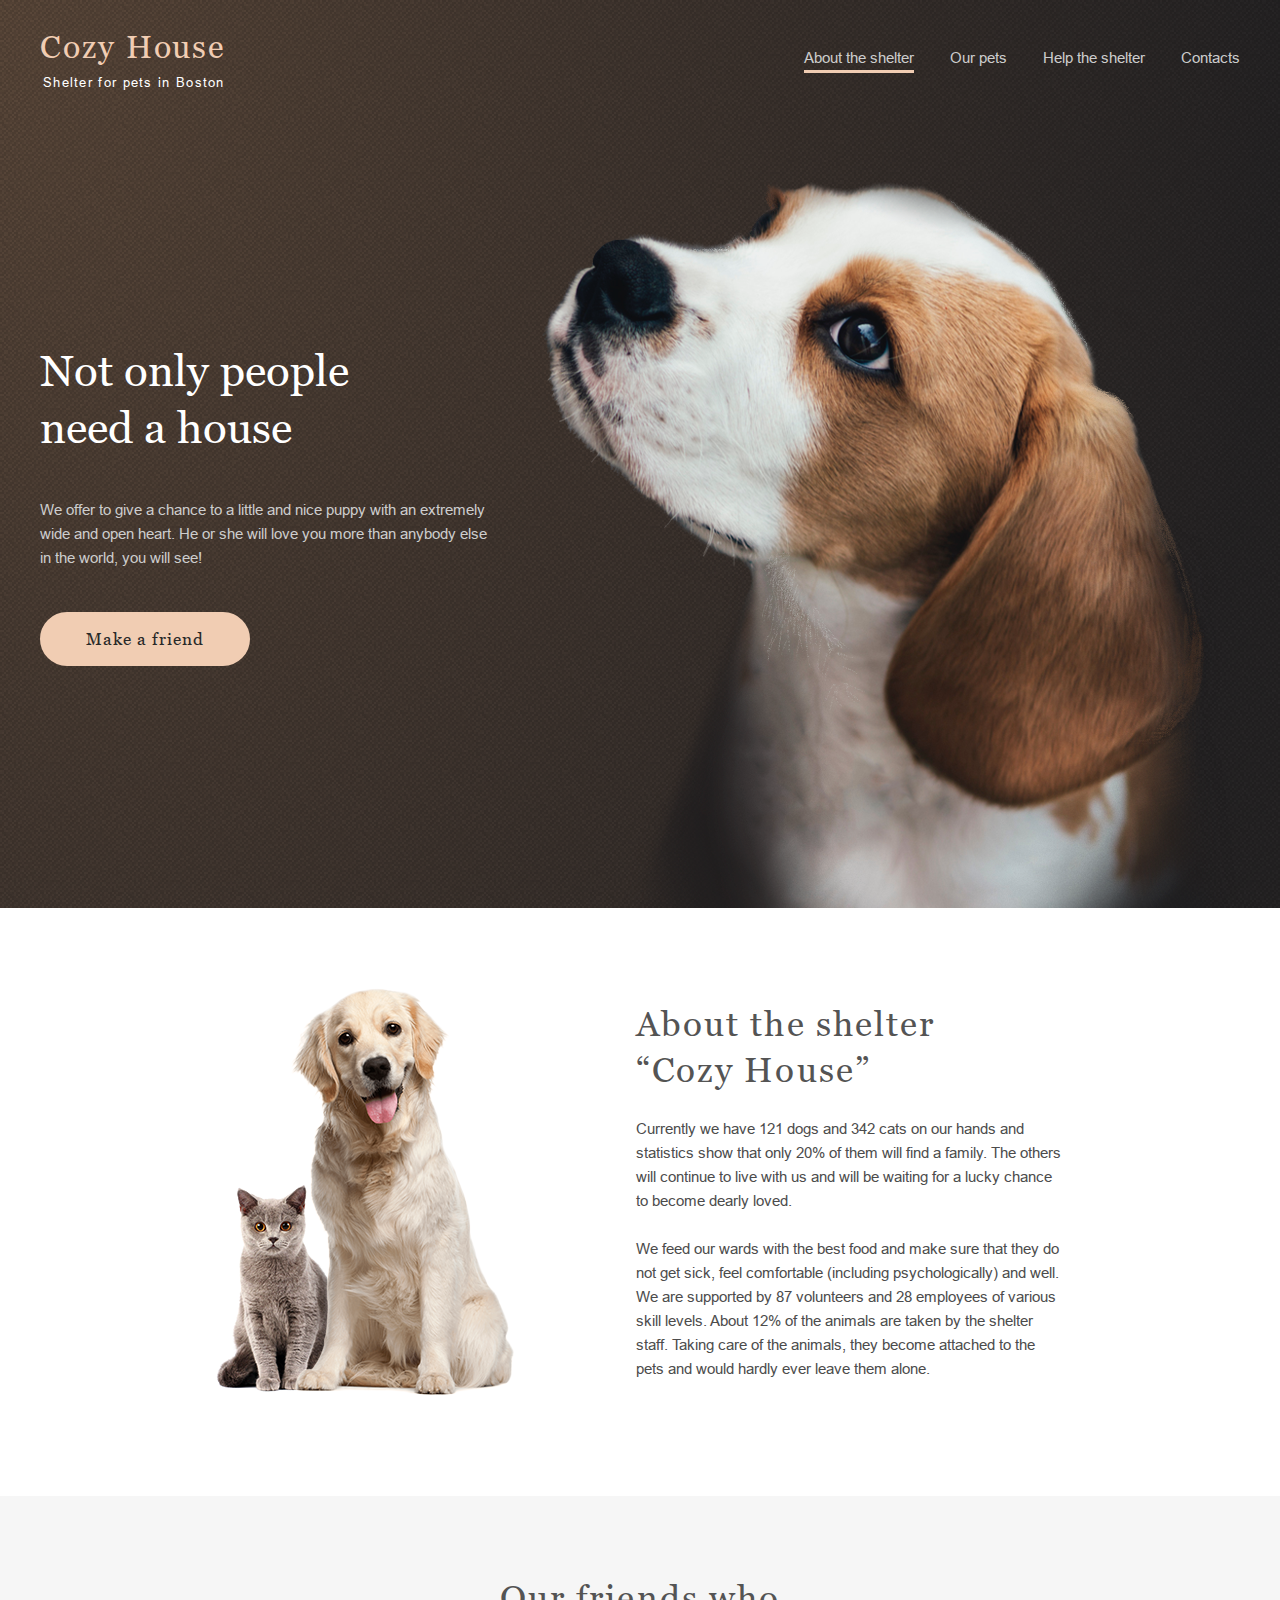
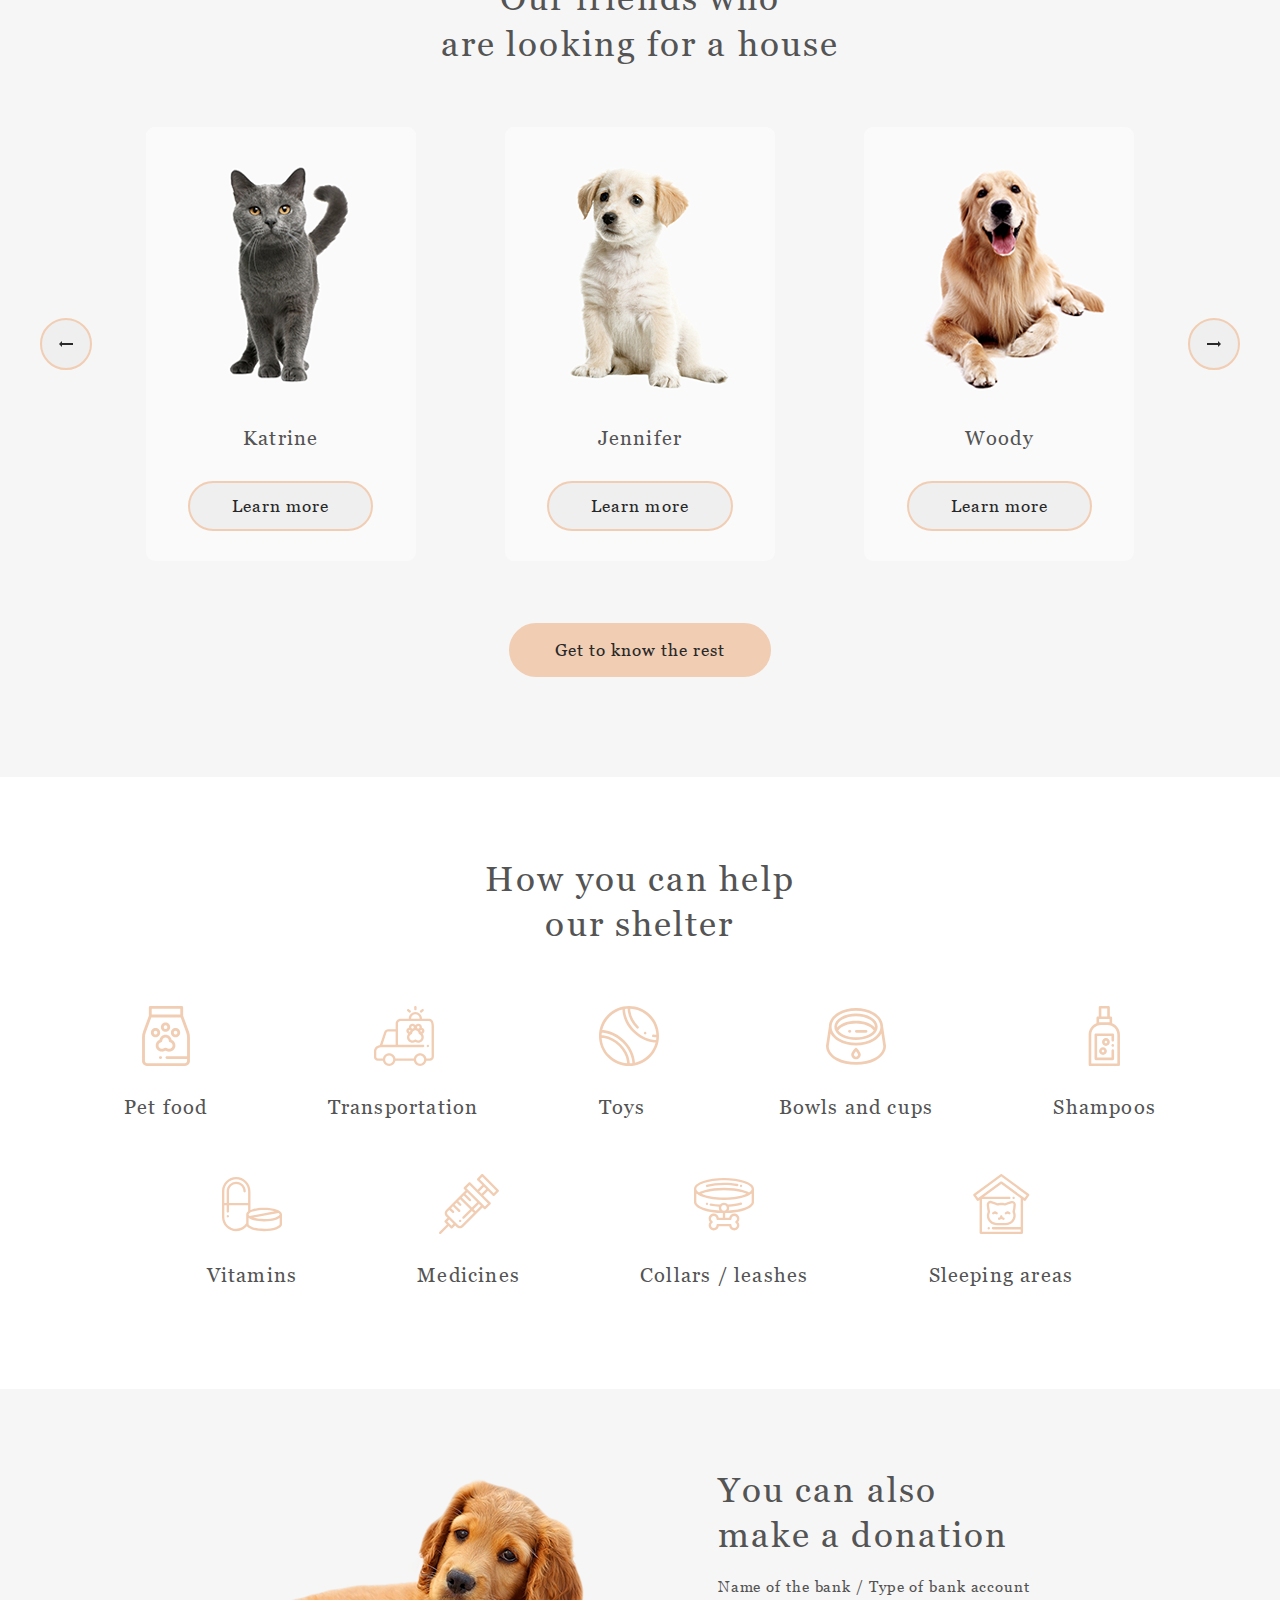
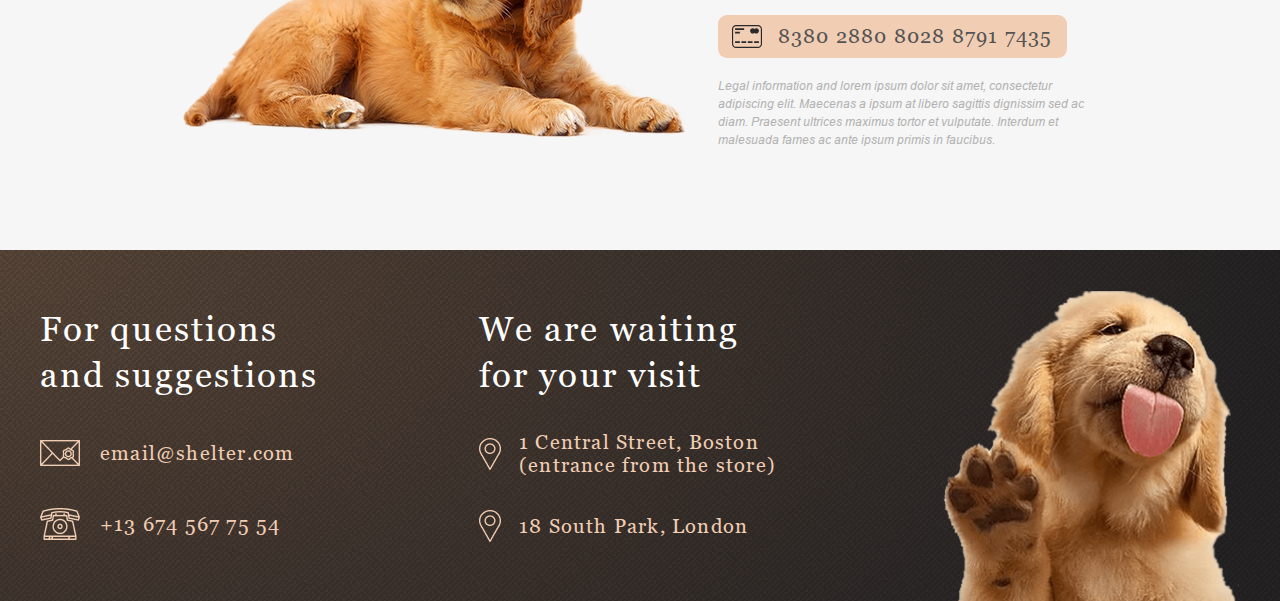
<file: shelter/pages/main/index.html>
<!DOCTYPE html>
<html lang="en">

<head>
  <meta charset="UTF-8">
  <meta http-equiv="X-UA-Compatible" content="IE=edge">
  <meta name="viewport" content="width=device-width, initial-scale=1.0">
  <title>main</title>
  <link rel="icon" href="../../assets/icons/cat-icon.png">
  <link rel="stylesheet" href="style.css">
</head>

<body>
  <div class="blackout"></div>
  <header class="header">
    <div class="wrapper header__wrapper">
      <div class="header__logo">
        <a href="#" onclick="return false;">
          <div class="title">Cozy House</div>
          <div class="subtitle">Shelter for pets in Boston</div>
        </a>
      </div>
      <nav class="header__nav">
        <ul class="nav__list">
          <li inert class="nav__item nav__active"><a href="#">About the shelter</a></li>
          <li class="nav__item"><a href="../pets/index.html">Our pets</a></li>
          <li class="nav__item"><a href="#help-help">Help the shelter</a></li>
          <li class="nav__item"><a href="#contact-contact">Contacts</a></li>
        </ul>
        <span class="header__hamburger hamburger">
          <span class="hamburger__line"></span>
        </span>
      </nav>
    </div>
  </header>

  <section class="not-only">
    <div class="wrapper not-only__wrapper">
      <div class="not-only__content">
        <h1>Not only people need a house</h1>
        <p class="not-only__text">We offer to give a chance to a little and nice puppy with an extremely wide and open
          heart. He or she will love you more
          than anybody else in the world, you will see!</p>
        <button type="submit" class="not-only__button" onclick="document.location='#friends'">Make a friend</button>
      </div>

      <div class="not-only__image">
        <img src="../../assets/images/main/not-only.png" alt="sad dog">
      </div>
    </div>
  </section>

  <section class="about">
    <div class="wrapper about__wrapper">
      <div class="about__image">
        <img src="../../assets/images/main/about-pets.png" alt="About the shelter “Cozy House”">
      </div>
      <div class="about__content">
        <div class="about__title">
          <h2>About the shelter “Cozy House”</h2>
        </div>
        <p class="about__text">Currently we have 121 dogs and 342 cats on our hands and statistics show that only 20% of
          them will find a family. The
          others will continue to live with us and will be waiting for a lucky chance to become dearly loved.</p>
        <p class="about__text">We feed our wards with the best food and make sure that they do not get sick, feel
          comfortable (including
          psychologically) and well. We are supported by 87 volunteers and 28 employees of various skill levels. About
          12% of the
          animals are taken by the shelter staff. Taking care of the animals, they become attached to the pets and would
          hardly
          ever leave them alone.</p>
      </div>
    </div>
  </section>

  <section class="our-friends" id="friends">
    <div class="wrapper our-friends__wrapper">
      <div class="our-friends__title">
        <h2>Our friends who <br> are looking for a house</h2>
      </div>

      <div class="our-friends__row">

        <button type="submit" class="button__arrow button__arrow-left">
          <img src="../../assets/icons/button__arrow_01.png" alt="button_arrow">
        </button>

        <div class="our-friends__carousel">

          <div class="our-friends__card">
            <div class="our-friends__image">
              <img src="../../assets/images/main/pets-katrine.png" alt="pets-katrine">
            </div>
            <div class="our-friends__name">Katrine</div>
            <button class="button__learn-more button">Learn more</button>
          </div>

          <div class="our-friends__card jennifer">
            <div class="our-friends__image">
              <img src="../../assets/images/main/pets-jennifer.png" alt="pets-jennifer">
            </div>
            <div class="our-friends__name">Jennifer</div>
            <button class="button__learn-more button">Learn more</button>
          </div>

          <div class="our-friends__card woody">
            <div class="our-friends__image">
              <img src="../../assets/images/main/pets-woody.png" alt="pets-woody">
            </div>
            <div class="our-friends__name">Woody</div>
            <button class="button__learn-more button">Learn more</button>
          </div>

        </div>

        <button type="submit" class="button__arrow button__arrow-right">
          <img src="../../assets/icons/button__arrow_02.png" alt="button_arrow">
        </button>

      </div>

      <button class="button__get-rest" onclick="document.location='../pets/index.html'">Get to know the rest</button>

    </div>
  </section>

  <section class="help" id="help-help">
    <div class="wrapper help__wrapper">
      <div class="help__title">
        <h2>How you can help our shelter</h2>
      </div>
      <div class="help__container">

        <div class="help__item">
          <img src="../../assets/icons/icon-pet-food.svg" alt="icon-pet-food">
          <p class="help__text">Pet food</p>
        </div>
        <div class="help__item">
          <img src="../../assets/icons/icon-transportation.svg" alt="icon-transportation">
          <p class="help__text">Transportation</p>
        </div>
        <div class="help__item">
          <img src="../../assets/icons/icon-toys.svg" alt="icon-toys">
          <p class="help__text">Toys</p>
        </div>
        <div class="help__item">
          <img src="../../assets/icons/icon-bowls-and-cups.svg" alt="icon-bowls-and-cups">
          <p class="help__text">Bowls and cups</p>
        </div>
        <div class="help__item">
          <img src="../../assets/icons/icon-shampoos.svg" alt="icon-shampoos">
          <p class="help__text">Shampoos</p>
        </div>
        <div class="help__item">
          <img src="../../assets/icons/icon-vitamins.svg" alt="icon-vitamins">
          <p class="help__text">Vitamins</p>
        </div>
        <div class="help__item">
          <img src="../../assets/icons/icon-medicines.svg" alt="icon-vitamins">
          <p class="help__text">Medicines</p>
        </div>
        <div class="help__item">
          <img src="../../assets/icons/icon-collars-leashes.svg" alt="icon-collars-leashes">
          <p class="help__text">Collars / leashes</p>
        </div>
        <div class="help__item">
          <img src="../../assets/icons/icon-sleeping-area.svg" alt="icon-sleeping-area">
          <p class="help__text">Sleeping areas</p>
        </div>

      </div>
    </div>
  </section>

  <section class="in-addition">
    <div class="wrapper in-addition__wrapper">
      <div class="in-addition__image">
        <img src="../../assets/images/main/donation-dog.png" alt="donation-dog">
      </div>
      <div class="in-addition__content">
        <div class="in-addition__title">
          <h2>You can also make a donation</h2>
        </div>
        <p class="in-addition__text">Name of the bank / Type of bank account</p>
        <div class="in-addition__card">
          <img src="../../assets/icons/credit-card.svg" alt="credit-card">
          <a href="#" onclick="return false;">8380 2880 8028 8791 7435</a>
        </div>
        <div class="in-addition__description">Legal information and lorem ipsum dolor sit amet, consectetur adipiscing
          elit. Maecenas a ipsum at libero sagittis dignissim sed ac diam. Praesent ultrices maximus tortor et
          vulputate. Interdum et malesuada fames ac ante ipsum primis
          in faucibus.</div>
      </div>
    </div>





  </section>

  <footer class="footer" id="contact-contact">
    <div class="wrapper footer__wrapper">

      <div class="footer__content">
        <div class="footer__title">
          <h3>For questions and suggestions</h3>
        </div>
        <div class="footer__contact">
          <div class="footer__icon"><img src="../../assets/icons/mail.png" alt="mail-icon"></div>
          <a class="footer__link" href="mailto:email@shelter.com">email@shelter.com</a>
        </div>
        <div class="footer__contact">
          <div class="footer__icon"><img src="../../assets/icons/phone.png" alt="phone-icon"></div>
          <a class="footer__link" href="tel:+136745677554">+13 674 567 75 54</a>
        </div>
      </div>

      <div class="footer__content-map">
        <div class="footer__title">
          <h3>We are waiting for your visit</h3>
        </div>
        <div class="footer__location">
          <div class="footer__icon"><img src="../../assets/icons/pin.png" alt="pin-icon"></div>
          <a class="footer__link"
            href="https://www.google.com/maps/place/%D0%AD%D0%B9%D1%84%D0%B5%D0%BB%D0%B5%D0%B2%D0%B0+%D0%B1%D0%B0%D1%88%D0%BD%D1%8F/@48.8588336,2.2769953,12z/data=!3m1!5s0x47e66fe1ee0293a1:0x213fe992eb6cca0c!4m6!3m5!1s0x47e66e2964e34e2d:0x8ddca9ee380ef7e0!8m2!3d48.8583701!4d2.2944813!16zL20vMDJqODE?authuser=0"
            target="_blank">1 Central Street, Boston<br> (entrance from the store)</a>
        </div>
        <div class="footer__location">
          <div class="footer__icon"><img src="../../assets/icons/pin.png" alt="pin-icon"></div>
          <a class="footer__link"
            href="https://www.google.com/maps/place/%D0%9A%D0%BE%D0%BB%D0%B8%D0%B7%D0%B5%D0%B9/@41.8824401,12.4934919,12.78z/data=!3m1!5s0x47e66fe1ee0293a1:0x213fe992eb6cca0c!4m14!1m7!3m6!1s0x47e66e2964e34e2d:0x8ddca9ee380ef7e0!2z0K3QudGE0LXQu9C10LLQsCDQsdCw0YjQvdGP!8m2!3d48.8583701!4d2.2944813!16zL20vMDJqODE!3m5!1s0x132f61b6532013ad:0x28f1c82e908503c4!8m2!3d41.8902102!4d12.4922309!16zL20vMGQ1cXg?authuser=0"
            target="_blank">18 South Park, London</a>
        </div>
      </div>

      <div class="footer__image">
        <img src="../../assets/images/main/footer-puppy.png" alt="footer-puppy">
      </div>


    </div>
  </footer>

  <script src="index.js"></script>
  <script src="main.js"></script>
</body>

</html>
</file>
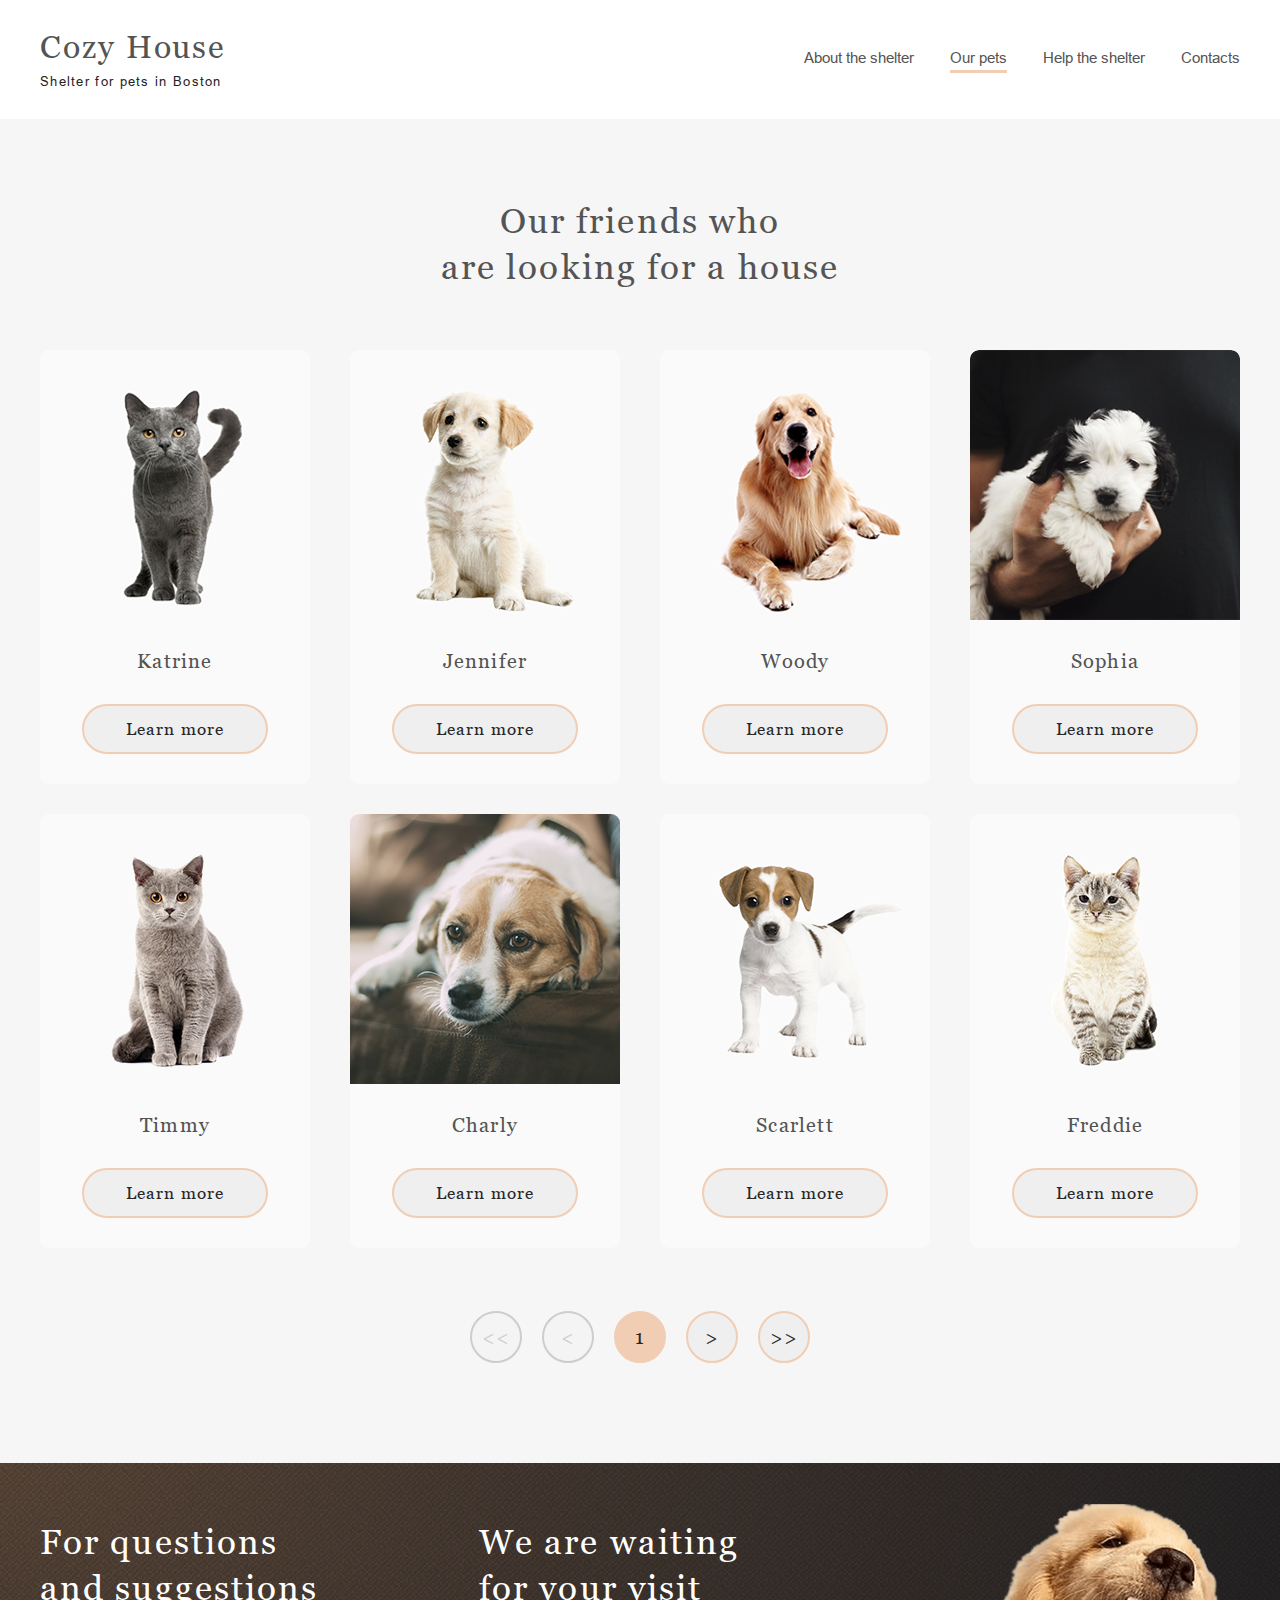
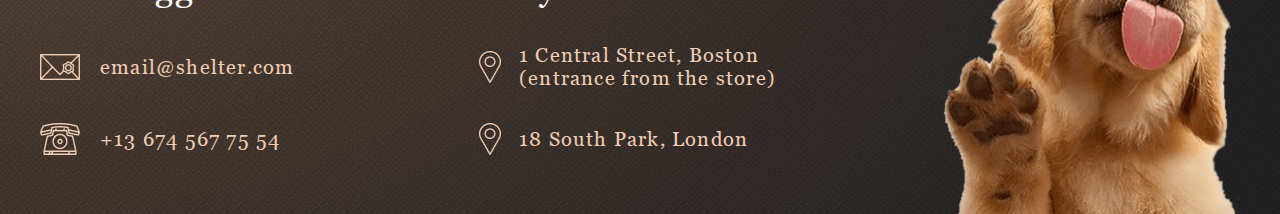
<file: shelter/pages/pets/index.html>
<!DOCTYPE html>
<html lang="en">

<head>
  <meta charset="UTF-8">
  <meta http-equiv="X-UA-Compatible" content="IE=edge">
  <meta name="viewport" content="width=device-width, initial-scale=1.0">
  <title>pets</title>
  <link rel="icon" href="../../assets/icons/cat-icon.png">
  <link rel="stylesheet" href="style.css">
</head>

<body>
  <div class="blackout"></div>
  <header class="header">
    <div class="wrapper header__wrapper">
      <div class="header__logo">
        <a href="../main/index.html">
          <div class="title">Cozy House</div>
          <div class="subtitle">Shelter for pets in Boston</div>
        </a>
      </div>
      <nav class="header__nav">
        <ul class="nav__list">
          <li class="nav__item"><a href="../main/index.html">About the shelter</a></li>
          <li inert class="nav__item nav__active"><a href="#">Our pets</a></li>
          <li class="nav__item"><a href="../main/index.html#help-help">Help the shelter</a></li>
          <li class="nav__item"><a href="#contact-contact">Contacts</a></li>
        </ul>
        <span class="header__hamburger hamburger">
          <span class="hamburger__line"></span>
        </span>
      </nav>
    </div>
  </header>

  <div class="our-friends">
    <div class="wrapper our-friends__wrapper">
      <div class="our-friends__title">
        <h1>Our friends who<br> are looking for a house</h1>
      </div>
      <div class="our-friends__content">

        <div class="our-friends__card">
          <div class="our-friends__image">
            <img src="../../assets/images/pets/pets-katrine.png" alt="pets-katrine">
          </div>
          <div class="our-friends__name">Katrine</div>
          <button class="button__learn-more button">Learn more</button>
        </div>

        <div class="our-friends__card">
          <div class="our-friends__image">
            <img src="../../assets/images/pets/pets-jennifer.png" alt="pets-jennifer">
          </div>
          <div class="our-friends__name">Jennifer</div>
          <button class="button__learn-more button">Learn more</button>
        </div>

        <div class="our-friends__card">
          <div class="our-friends__image">
            <img src="../../assets/images/pets/pets-woody.png" alt="pets-woody">
          </div>
          <div class="our-friends__name">Woody</div>
          <button class="button__learn-more button">Learn more</button>
        </div>
        <div class="our-friends__card sophia">
          <div class="our-friends__image">
            <img src="../../assets/images/pets/pets-sophia2.png" alt="pets-sophia">
          </div>
          <div class="our-friends__name">Sophia</div>
          <button class="button__learn-more button">Learn more</button>
        </div>
        <div class="our-friends__card timmy">
          <div class="our-friends__image">
            <img src="../../assets/images/pets/pets-timmy.png" alt="pets-timmy">
          </div>
          <div class="our-friends__name">Timmy</div>
          <button class="button__learn-more button">Learn more</button>
        </div>
        <div class="our-friends__card charly">
          <div class="our-friends__image">
            <img src="../../assets/images/pets/pets-charly.png" alt="pets-charly">
          </div>
          <div class="our-friends__name">Charly</div>
          <button class="button__learn-more button">Learn more</button>
        </div>
        <div class="our-friends__card scarlett">
          <div class="our-friends__image">
            <img src="../../assets/images/pets/pets-scarlett.png" alt="pets-scarlett">
          </div>
          <div class="our-friends__name">Scarlett</div>
          <button class="button__learn-more button">Learn more</button>
        </div>
        <div class="our-friends__card freddie">
          <div class="our-friends__image">
            <img src="../../assets/images/pets/pets-freddie.png" alt="pets-freddie">
          </div>
          <div class="our-friends__name">Freddie</div>
          <button class="button__learn-more button">Learn more</button>
        </div>


      </div>

      <div class="our-friends__paginator">
        <button disabled class="our-friends__btn paginator-inactive">&lt;&lt;</button>
        <button disabled class="our-friends__btn paginator-inactive">&lt;</button>
        <button class="our-friends__btn paginator-numbers">1</button>
        <button class="our-friends__btn paginator-active">&gt;</button>
        <button class="our-friends__btn paginator-active">&gt;&gt;</button>


      </div>
    </div>
  </div>

  <footer class="footer" id="contact-contact">
    <div class="wrapper footer__wrapper">

      <div class="footer__content">
        <div class="footer__title">
          <h3>For questions and suggestions</h3>
        </div>
        <div class="footer__contact">
          <div class="footer__icon"><img src="../../assets/icons/mail.png" alt="mail-icon"></div>
          <a class="footer__link" href="mailto:email@shelter.com">email@shelter.com</a>
        </div>
        <div class="footer__contact">
          <div class="footer__icon"><img src="../../assets/icons/phone.png" alt="phone-icon"></div>
          <a class="footer__link" href="tel:+136745677554">+13 674 567 75 54</a>
        </div>
      </div>

      <div class="footer__content-map">
        <div class="footer__title">
          <h3>We are waiting for your visit</h3>
        </div>
        <div class="footer__location">
          <div class="footer__icon"><img src="../../assets/icons/pin.png" alt="pin-icon"></div>
          <a class="footer__link"
            href="https://www.google.com/maps/place/%D0%AD%D0%B9%D1%84%D0%B5%D0%BB%D0%B5%D0%B2%D0%B0+%D0%B1%D0%B0%D1%88%D0%BD%D1%8F/@48.8588336,2.2769953,12z/data=!3m1!5s0x47e66fe1ee0293a1:0x213fe992eb6cca0c!4m6!3m5!1s0x47e66e2964e34e2d:0x8ddca9ee380ef7e0!8m2!3d48.8583701!4d2.2944813!16zL20vMDJqODE?authuser=0"
            target="_blank">1 Central Street, Boston<br> (entrance from the store)</a>
        </div>
        <div class="footer__location">
          <div class="footer__icon"><img src="../../assets/icons/pin.png" alt="pin-icon"></div>
          <a class="footer__link"
            href="https://www.google.com/maps/place/%D0%9A%D0%BE%D0%BB%D0%B8%D0%B7%D0%B5%D0%B9/@41.8824401,12.4934919,12.78z/data=!3m1!5s0x47e66fe1ee0293a1:0x213fe992eb6cca0c!4m14!1m7!3m6!1s0x47e66e2964e34e2d:0x8ddca9ee380ef7e0!2z0K3QudGE0LXQu9C10LLQsCDQsdCw0YjQvdGP!8m2!3d48.8583701!4d2.2944813!16zL20vMDJqODE!3m5!1s0x132f61b6532013ad:0x28f1c82e908503c4!8m2!3d41.8902102!4d12.4922309!16zL20vMGQ1cXg?authuser=0"
            target="_blank">18 South Park, London</a>
        </div>
      </div>

      <div class="footer__image">
        <img src="../../assets/images/main/footer-puppy.png" alt="footer-puppy">
      </div>


    </div>
  </footer>


  <script src="pets.js"></script>
</body>

</html>
</file>
<file: shelter/pages/main/style.css>
@font-face {
  font-display: swap;
  font-family: 'Georgia';
  font-style: normal;
  font-weight: 400;
  src: url('../../assets/fonts/Georgia-regular.woff2') format('woff2'),
    url('../../assets/fonts/Georgia-regular.woff') format('woff');
}

@font-face {
  font-display: swap;
  font-family: 'Georgia';
  font-style: normal;
  font-weight: 700;
  src: url('../../assets/fonts/Georgia-bold.woff2') format('woff2'),
    url('../../assets/fonts/Georgia-regular.woff') format('woff');
}

@font-face {
  font-display: swap;
  font-family: 'Georgia';
  font-style: italic;
  font-weight: 400;
  src: url('../../assets/fonts/Georgia-italic.woff2') format('woff2'),
    url('../../assets/fonts/Georgia-italic.woff') format('woff');
}

@font-face {
  font-display: swap;
  font-family: 'Arial';
  font-style: normal;
  font-weight: 400;
  src: url('../../assets/fonts/Arial-regular.woff2') format('woff2'),
    url('../../assets/fonts/Arial-regular.woff') format('woff');
}

@font-face {
  font-display: swap;
  font-family: 'Arial';
  font-style: italic;
  font-weight: 400;
  src: url('../../assets/fonts/Arial-italic.woff2') format('woff2'),
    url('../../assets/fonts/Arial-italic.woff') format('woff');
}

html {
  box-sizing: border-box;
  scroll-behavior: smooth;
}

*,
*::before,
*::after {
  box-sizing: inherit;
}

h1,
h2,
h3,
p {
  padding: 0;
  margin: 0;
  border: 0;
}

body {
  margin: 0;
  padding: 0;
  font-family: 'Georgia', sans-serif;
  font-style: normal;
  font-size: 16px;
  line-height: 1.2;
  font-weight: normal;
  color: #545454;
}

img {
  max-width: 100%;
  height: auto;
  display: block;
  overflow: hidden;
}

a {
  text-decoration: none;
}

li {
  list-style: none;
}

.scroll {
  overflow: hidden;
}

.blackout__open {
  position: fixed;
  left: 0;
  top: 0;
  height: 100vh;
  width: 100vw;
  background: #000;
  opacity: 0.5;
}

.wrapper {
  max-width: 1280px;
  margin: 0 auto;
  padding: 0 40px;
}

@media (max-width: 1020px) {
  .wrapper {
    padding: 0 30px;
  }
}

@media (max-width: 320px) {
  .wrapper {
    padding: 0 10px;
  }
}

/*! header*/
.header__wrapper {
  display: flex;
  flex-wrap: wrap;
  justify-content: space-between;
  align-items: center;
}

@media (max-width: 620px) {
  .header__wrapper {
    padding: 0 20px;
  }
}

.header {
  position: absolute;
  top: 0;
  left: 0;
  width: 100%;
  padding-top: 30px;
}
.header__nav{
  position: relative;
  z-index: 1;
}
.title {
  margin-bottom: 10px;
  font-size: 32px;
  line-height: 110%;
  letter-spacing: 0.06em;
  color: #F1CDB3;
}

.subtitle {
  padding-left: 3px;
  font-family: 'Arial', sans-serif;
  font-weight: 400;
  font-size: 13px;
  line-height: 15px;
  letter-spacing: 0.1em;
  color: #FFFFFF;
}

.nav__list {
  display: flex;
  flex-wrap: wrap;
  margin-top: 14px;
  padding: 0;
  gap: 36px;
}

@media (max-width: 767px) {
  .nav__list {
    flex-direction: column;
    align-items: center;
    position: fixed;
    gap: 39px;
    padding-top: 249px;
    margin: 0;
    right: 0;
    top: 0;
    max-width: 320px;
    height: 100vh;
    background: #292929;
    width: 100%;
    transform: translateX(320px);
    transition: transform 1.0s;
  }

  .nav__open {
    transform: translateX(0);
    transition: transform 1.0s;
  }
}
.nav__item a {
  font-family: 'Arial';
  font-weight: 400;
  font-size: 15px;
  line-height: 160%;
  color: #CDCDCD;
  transition: color 0.5s;
}

@media (max-width: 767px) {
  .nav__item a {
    font-size: 32px;
  }
}

@media(hover: hover) {
  .nav__item a:hover {
    cursor: pointer;
    color: #FAFAFA;
    transition: color 0.5s;
  }
}

.nav__item:active {
  border-bottom: 3px solid #F1CDB3;
  cursor: pointer;
  color: #FAFAFA;
}

.nav__active {
  border-bottom: 3px solid #F1CDB3;
}

/*! hamburger*/

.hamburger {
  display: none;
  position: relative;
  width: 30px;
  height: 22px;
  transition: all 1.0s;
}

@media (max-width: 767px) {
  .hamburger {
    display: inline-block;
  }
}

.nav__list.nav__open+.hamburger {
  transform: rotate(-90deg);
  transition: all 1.0s;
}

.hamburger__line {
  content: '';
  position: absolute;
  display: inline-block;
  height: 2px;
  width: 100%;
  background-color: #F1CDB3;
  top: calc(50% - 1px);
  left: 0;
}

.hamburger::before {
  content: '';
  position: absolute;
  display: inline-block;
  height: 2px;
  width: 100%;
  background-color: #F1CDB3;
  top: 0;
  left: 0;
}

.hamburger::after {
  content: '';
  position: absolute;
  display: inline-block;
  height: 2px;
  width: 100%;
  background-color: #F1CDB3;
  bottom: 0;
  left: 0;
}

/*! section class="not-only"*/
.not-only {
  padding-top: 180px;
  background: url(../../assets/images/main/not-only-gradient.png),
    radial-gradient(100% 215.42% at 0% 0%, #5B483A 0%, #262425 100%);
}

@media (max-width: 880px) {
  .not-only {
    padding-top: 151px;
  }
}

.not-only__wrapper {
  display: flex;
  justify-content: space-between;
  align-items: center;
}

@media (max-width: 880px) {
  .not-only__wrapper {
    flex-wrap: wrap;
    flex-direction: column;
  }
}

@media (max-width: 620px) {
  .not-only__wrapper {
    padding: 0 10px;
  }
}

.not-only__content {
  margin-bottom: 79px;
}

@media (max-width: 880px) {
  .not-only__content {
    margin: 0 auto 99px;
    display: flex;
    flex-direction: column;
  }
}

@media (max-width: 320px) {
  .not-only__content {
    margin: 0 auto 105px;
  }
}

h1 {
  margin: 0 0 40px 0;
  max-width: 310px;
  font-weight: 400;
  font-size: 44px;
  line-height: 130%;
  color: #FFFFFF;
}

@media (max-width: 480px) {
  h1 {
    display: block;
    margin: 0 auto;
    max-width: 200px;
    font-size: 25px;
    text-align: center;
    letter-spacing: 0.06em;
    padding-bottom: 40px;
  }
}

.not-only__text {
  max-width: 460px;
  margin-bottom: 42px;
  font-family: 'Arial';
  font-weight: 400;
  font-size: 15px;
  line-height: 160%;
  color: #CDCDCD;
}

@media (max-width: 620px) {
  .not-only__text {
    text-align: center;
  }
}

.not-only__button {
  margin: 0 auto;
  border: 2px solid #F1CDB3;
  background: #F1CDB3;
  border-radius: 100px;
  padding: 14px 44px;
  font-family: 'Georgia';
  font-weight: 400;
  font-size: 17px;
  line-height: 130%;
  letter-spacing: 0.06em;
  color: #292929;
  cursor: pointer;
  transition: all 0.5s;
}

@media(hover: hover) {
  .not-only__button:hover {
    background: #FDDCC4;
    border-color: #FDDCC4;
    transition: all 0.5s;
  }
}


@media (max-width: 880px) {
  .not-only__image {
    max-width: 569px;
    align-self: flex-end;
  }
}

@media (max-width: 480px) {
  .not-only__image {
    max-width: 260px;
  }
}

/*! about*/

.about__wrapper {
  display: flex;
  justify-content: space-between;
  padding: 80px 215px 100px;
}

@media (max-width: 1020px) {
  .about__wrapper {
    flex-direction: column-reverse;
    align-items: center;
    padding: 66px 169px 98px;
  }
}

@media (max-width: 620px) {
  .about__wrapper {
    padding: 27px 25px 42px;
  }
}

@media (max-width: 620px) {
  .about__wrapper {
    padding: 27px 25px 42px;
  }
}

.about__content {
  max-width: 50.5%;
}

@media (max-width: 1020px) {
  .about__content {
    max-width: 100%;
    margin-bottom: 82px;
  }
}

@media (max-width: 380px) {
  .about__content {
    margin-bottom: 39px;
  }
}

.about__content>*:not(:last-child) {
  margin-bottom: 24px;
}

.about__title {
  max-width: 370px;
  margin-top: 14px;
}

h2 {
  font-family: 'Georgia';
  font-weight: 400;
  font-size: 35px;
  line-height: 130%;
  letter-spacing: 0.06em;
  color: #545454;
}

@media (max-width: 480px) {
  h2 {
    display: block;
    margin: 0 auto;
    /* max-width: 200px; */
    font-size: 25px;
    text-align: center;
    letter-spacing: 0.06em;
    /* padding-bottom: 40px; */
  }
}

.about__text {
  margin: 0;
  font-family: 'Arial';
  font-weight: 400;
  font-size: 15px;
  line-height: 160%;
  color: #4C4C4C;
}

@media (max-width: 480px) {
  .about__text {
    text-align: justify;
  }
}

@media (max-width: 320px) {
  .about__image img {
    width: 100%;
    max-width: 260px;
    /* height: 353.6px; */
  }
}

/*! section "our-friends"*/
.our-friends {
  background: #F6F6F6;
}

.our-friends__wrapper {
  padding-top: 80px;
  padding-bottom: 100px;
}

@media (max-width: 768px) {
  .our-friends__wrapper {
    padding-bottom: 99px;
  }
}

@media (max-width: 380px) {
  .our-friends__wrapper {
    padding-top: 43px;
    padding-bottom: 41px;
  }
}

.our-friends__title {
  margin: 0 auto 60px;
  max-width: 400px;
}

@media (max-width: 380px) {
  .our-friends__title {
    margin: 0 auto 40px;
  }
}

.our-friends__title h2 {
  text-align: center;
}

.our-friends__row {
  display: flex;
  align-items: center;
  justify-content: space-between;
  margin-bottom: 62px;
}

@media (max-width: 768px) {
  .our-friends__row {
    margin-bottom: 61px;
  }
}

@media (max-width: 380px) {
  .our-friends__row {
    flex-direction: row-reverse;
    flex-wrap: wrap;
    justify-content: space-around;
    margin-bottom: 42px;
  }

  @media (max-width: 320px) {
    .our-friends__row {
      padding: 0 15px;
    }
  }

  .button__arrow-left {
    order: 3;
  }
}

.button__arrow {
  border: 2px solid #F1CDB3;
  border-radius: 100px;
  padding: 21px 17px;
  transition: background 0.5s;
}

@media(hover: hover) {
  .button__arrow:hover {
    background: #FDDCC4;
    border: 2px solid #FDDCC4;
    cursor: pointer;
    transition: background 0.5s;
  }
}

.our-friends__carousel {
  display: flex;
  flex: 1 1 auto;
  justify-content: space-around;
  margin: 0 9px;
}

@media (max-width: 320px) {
  .our-friends__carousel {
    margin: 0;
  }
}

@media (max-width: 880px) {
  .our-friends__carousel {
    gap: 32px;
  }
}

.our-friends__card {
  display: flex;
  flex-direction: column;
  align-items: center;
  background-color: #FAFAFA;
  border-radius: 9px;
  cursor: pointer;
  transition: all 0.5s;
}

@media (max-width: 380px) {
  .our-friends__card {
    margin-bottom: 22px;
  }
}

@media (max-width: 1020px) {
  .woody {
    display: none;
  }
}

@media (max-width: 620px) {
  .jennifer {
    display: none;
  }
}

@media(hover: hover) {
  .our-friends__card:hover {
    background-color: #FFFFFF;
    box-shadow: 0px 2px 35px 14px rgba(13, 13, 13, 0.04);
    transition: all 0.5s;
  }
}

.our-friends__image {
  margin-bottom: 30px;
}

.our-friends__image img {
  border-top-left-radius: 9px;
  border-top-right-radius: 9px;
}

.our-friends__name {
  margin-bottom: 31px;
  text-align: center;
  font-family: 'Georgia';
  font-weight: 400;
  font-size: 20px;
  line-height: 23px;
  letter-spacing: 0.06em;
  color: #545454;
}

@media (max-width: 768px) {
  .our-friends__name {
    margin-bottom: 32px;
  }
}

.button__learn-more {
  border: 2px solid #F1CDB3;
  border-radius: 100px;
  padding: 12px 42px;
  font-family: 'Georgia';
  font-weight: 400;
  font-size: 17px;
  line-height: 130%;
  letter-spacing: 0.06em;
  color: #292929;
  margin-bottom: 30px;
  transition: all 0.5s;
}

@media(hover: hover) {
  .our-friends__card:hover .button__learn-more {
    background: #FDDCC4;
    border: 2px solid #FDDCC4;
    transition: all 0.5s;
  }
}


.button__get-rest {
  border: 2px solid #F1CDB3;
  background: #F1CDB3;
  border-radius: 100px;
  padding: 14px 44px;
  font-family: 'Georgia';
  font-weight: 400;
  font-size: 17px;
  line-height: 130%;
  letter-spacing: 0.06em;
  color: #292929;
  cursor: pointer;
  margin: 0 auto;
  display: block;
  transition: all 0.5s;
}

@media(hover: hover) {
  .button__get-rest:hover {
    background: #FDDCC4;
    border-color: #FDDCC4;
    transition: all 0.5s;
  }
}

/*! section help*/

.help__wrapper {
  padding: 80px 30px 102px;
  /* padding-bottom: 102px; */
}

@media (max-width: 880px) {
  .help__wrapper {
    padding: 80px 37px 102px;
  }
}

@media (max-width: 480px) {
  .help__wrapper {
    padding: 42px 15px 41px;
  }
}

.help__title {
  margin: 0 auto 59px;
  max-width: 375px;
}

@media (max-width: 480px) {
  .help__title {
    max-width: 225px;
    margin: 0 auto 42px;
  }
}

.help__title h2 {
  text-align: center;
  line-height: 128%;
}

.help__container {
  display: flex;
  justify-content: center;
  flex-wrap: wrap;
  column-gap: 120px;
  row-gap: 55px;
}

@media (max-width: 880px) {
  .help__container {
    text-align: center;
    column-gap: 0px;
    row-gap: 55px;
  }
}

@media (max-width: 480px) {
  .help__container {
    justify-content: space-between;
    text-align: center;
    /* column-gap: 61px; */
    row-gap: 29px;
  }
}

.help__item img {
  display: block;
  margin: 0 auto;
}

@media (max-width: 880px) {
  .help__item {
    flex-basis: 33%;
  }
}

@media (max-width: 620px) {
  .help__item {
    flex-basis: 45%;
  }
}

@media (max-width: 620px) {
  .help__item img {
    max-width: 50px;
  }
}

.help__text {
  padding-top: 30px;
  font-family: 'Georgia';
  font-weight: 400;
  font-size: 20px;
  line-height: 115%;
  letter-spacing: 0.06em;
}

@media (max-width: 380px) {
  .help__text {
    padding-top: 21px;
    font-size: 15px;
  }
}

/*! section in-addition*/
.in-addition {
  background-color: #F6F6F6;
}

.in-addition__wrapper {
  display: flex;
  justify-content: space-between;
  padding: 79px 183px 101px;
}

@media (max-width: 1260px) {
  .in-addition__wrapper {
    flex-direction: column-reverse;
    padding: 0 0 102px;
    align-items: center;
  }
}

@media (max-width: 620px) {
  .in-addition__wrapper {
    padding: 0 20px 42px;
  }
}

.in-addition__image {
  padding-top: 10px;
}

@media (max-width: 320px) {
  .in-addition__image {
    max-width: 260px;
  }
}

.in-addition__content {
  max-width: 41.5%;
}

@media (max-width: 1260px) {
  .in-addition__content {
    max-width: 380px;
    padding: 80px 0 48px;
  }
}

@media (max-width: 320px) {
  .in-addition__content {
    padding: 41px 0 32px;
  }
}

.in-addition__title {
  max-width: 300px;
  margin-bottom: 20px;
}

@media (max-width: 880px) {
  .in-addition__title {
    margin-bottom: 19px;
  }
}

@media (max-width: 380px) {
  .in-addition__title {
    margin: 0 auto 24px;
    max-width: 220px;
  }
}

.in-addition__text {
  margin-bottom: 20px;
  font-family: 'Georgia';
  font-size: 15px;
  line-height: 110%;
  letter-spacing: 0.06em;
  color: #545454;
}

@media (max-width: 380px) {
  .in-addition__text {
    margin-bottom: 23px;
    padding-left: 3px;
    letter-spacing: normal;
  }
}

.in-addition__card {
  display: flex;
  gap: 16px;
  align-items: center;
  background: #F1CDB3;
  border-radius: 9px;
  max-width: 349px;
  padding: 10px 14px;
  margin-bottom: 19px;
  cursor: pointer;
}

@media (max-width: 768px) {
  .in-addition__card {
    margin-bottom: 20px;
  }
}

@media (max-width: 620px) {
  .in-addition__card {
    justify-content: start;
    margin-bottom: 21px;
  }
}

.in-addition__card a {
  font-family: 'Georgia';
  font-weight: 400;
  font-size: 20px;
  line-height: 115%;
  color: #545454;
  letter-spacing: 0.06em;
}

@media (max-width: 380px) {
  .in-addition__card a {
    font-size: 15px;
    line-height: 110%;
  }
}

.in-addition__description {
  font-family: 'Arial';
  font-style: italic;
  font-weight: 400;
  font-size: 12px;
  line-height: 18px;
  color: #B2B2B2;
}

@media (max-width: 320px) {
  .in-addition__description {
    text-align: justify;
  }
}

/*! footer*/

.footer {
  background: url(../../assets/images/main/not-only-gradient.png),
    radial-gradient(100% 215.42% at 0% 0%, #5B483A 0%, #262425 100%);
}

.footer__wrapper {
  display: flex;
  justify-content: space-between;
  padding-top: 41px;
}

@media (max-width: 1020px) {
  .footer__wrapper {
    flex-wrap: wrap;
    padding: 14px 63px 0;
  }
}

@media (max-width: 760px) {
  .footer__wrapper {
    padding: 14px 10px 0;
    justify-content: center;

  }
}

.footer__content {
  max-width: 281px;
}

@media (max-width: 320px) {
  .footer__content {
    margin-bottom: 35px;
  }
}

.footer__content>*:not(:last-child) {
  margin-bottom: 42px;
}

@media (max-width: 768px) {
  .footer__content>*:not(:last-child) {
    margin-bottom: 42px;
  }
}

.footer__content-map {
  max-width: 303px;
}

.footer__content-map>*:not(:last-child) {
  margin-bottom: 33px;
}

@media (max-width: 768px) {
  .footer__content-map>*:not(:last-child) {
    margin-bottom: 32px;
  }
}

@media (max-width: 320px) {
  .footer__content-map>*:not(:last-child) {
    margin-bottom: 38px;
  }
}

.footer__title {
  margin-top: 16px;
  /* margin-bottom: 43px; */
}


.footer__content-map .footer__title {
  margin-top: 16px;
}

@media (max-width: 320px) {
  .footer__content-map .footer__title {
    margin-top: 6px;
  }
}

.footer__title h3 {
  font-family: 'Georgia';
  font-weight: 400;
  font-size: 35px;
  line-height: 130%;
  letter-spacing: 0.06em;
  color: #FFFFFF;
}

@media (max-width: 740px) {
  .footer__title h3 {
    font-size: 25px;
    text-align: center;
    max-width: 294px;
  }
}

.footer__contact {
  display: flex;
  align-items: center;
}

@media (max-width: 320px) {
  .footer__contact {
    justify-content: center;
  }
}

.footer__location {
  display: flex;
  align-items: center;
}

.footer__contact>*:not(:last-child) {
  margin-right: 20px;
}

.footer__icon {
  width: 40px;
  flex: 0 0 auto;
}

.footer__link {
  font-family: 'Georgia';
  font-weight: 400;
  font-size: 20px;
  line-height: 115%;
  letter-spacing: 0.06em;
  color: #F1CDB3;
}

@media (max-width: 318px) {
  .footer__link {
    font-size: 16px;
  }
}

@media (max-width: 1020px) {
  .footer__image {
    margin: 0 auto;
    padding-top: 64px;
  }
}

@media (max-width: 320px) {
  .footer__image {
    padding-top: 43px;
    max-width: 260px;
  }
}
</file>
<file: shelter/pages/pets/style.css>
@font-face {
  font-display: swap;
  font-family: 'Georgia';
  font-style: normal;
  font-weight: 400;
  src: url('../../assets/fonts/Georgia-regular.woff2') format('woff2'),
    url('../../assets/fonts/Georgia-regular.woff') format('woff');
}

@font-face {
  font-display: swap;
  font-family: 'Georgia';
  font-style: normal;
  font-weight: 700;
  src: url('../../assets/fonts/Georgia-bold.woff2') format('woff2'),
    url('../../assets/fonts/Georgia-regular.woff') format('woff');
}

@font-face {
  font-display: swap;
  font-family: 'Georgia';
  font-style: italic;
  font-weight: 400;
  src: url('../../assets/fonts/Georgia-italic.woff2') format('woff2'),
    url('../../assets/fonts/Georgia-italic.woff') format('woff');
}

@font-face {
  font-display: swap;
  font-family: 'Arial';
  font-style: normal;
  font-weight: 400;
  src: url('../../assets/fonts/Arial-regular.woff2') format('woff2'),
    url('../../assets/fonts/Arial-regular.woff') format('woff');
}

@font-face {
  font-display: swap;
  font-family: 'Arial';
  font-style: italic;
  font-weight: 400;
  src: url('../../assets/fonts/Arial-italic.woff2') format('woff2'),
    url('../../assets/fonts/Arial-italic.woff') format('woff');
}

html {
  box-sizing: border-box;
  scroll-behavior: smooth;
}

*,
*::before,
*::after {
  box-sizing: inherit;
}

h1,
h2,
h3,
p {
  padding: 0;
  margin: 0;
  border: 0;
}

body {
  font-family: 'Georgia', sans-serif;
  font-style: normal;
  font-size: 16px;
  line-height: 1.2;
  font-weight: normal;
  color: #545454;
  margin: 0;
  padding: 0;
}

img {
  max-width: 100%;
  height: auto;
  display: block;
  overflow: hidden;
}

a {
  text-decoration: none;
}

li {
  list-style: none;
}

.scroll {
  overflow: hidden;
}

.blackout__open {
  position: fixed;
  left: 0;
  top: 0;
  height: 100vh;
  width: 100vw;
  background: #000;
  opacity: 0.5;
}

.wrapper {
  max-width: 1280px;
  margin: 0 auto;
  padding: 0 40px;
}

@media (max-width: 768px) {
  .wrapper {
    padding: 0 30px;
  }
}

@media (max-width: 320px) {
  .wrapper {
    padding: 0 10px;
  }
}

/*! header*/
.header__wrapper {
  display: flex;
  flex-wrap: wrap;
  justify-content: space-between;
  align-items: center;
  margin-bottom: 30px;
}

@media (max-width: 320px) {
  .header__wrapper {
    padding: 0 20px;
  }
}

.header {
  width: 100%;
  padding-top: 30px;
}

.header__nav {
  position: relative;
  z-index: 1;
}

.title {
  margin-bottom: 9px;
  font-size: 32px;
  line-height: 110%;
  letter-spacing: 0.06em;
  color: #545454;
  transition: color 0.5s;
}

.subtitle {
  font-family: 'Arial', sans-serif;
  font-weight: 400;
  font-size: 13px;
  line-height: 15px;
  letter-spacing: 0.1em;
  color: #292929;
  transition: color 0.5s;
}

@media (max-width: 768px) {
  .subtitle {
    padding-left: 3px;
  }
}

@media (max-width: 320px) {
  .subtitle {
    letter-spacing: 0.1em;
  }
}

@media(hover: hover) {
  .header__logo a:hover .title,
  .subtitle {
    color: #252525;
    transition: color 0.5s;
  }
}

.nav__list {
  display: flex;
  flex-wrap: wrap;
  padding: 0;
  gap: 36px;
}

@media (max-width: 767px) {
  .nav__list {
    flex-direction: column;
    align-items: center;
    position: fixed;
    gap: 39px;
    padding-top: 249px;
    margin: 0;
    right: 0;
    top: 0;
    max-width: 320px;
    height: 100vh;
    background: #CDCDCD;
    width: 100%;
    transform: translateX(320px);
    transition: transform 1.0s;
  }

  .nav__open {
    transform: translateX(0);
    transition: transform 1.0s;
  }
}

.nav__item a {
  font-family: 'Arial';
  font-weight: 400;
  font-size: 15px;
  line-height: 160%;
  color: #545454;
  transition: color 0.5s;
}

@media (max-width: 767px) {
  .nav__item a {
    font-size: 32px;
  }
}

@media(hover: hover) {
  .nav__item a:hover {
    color: #292929;
    cursor: pointer;
    transition: color 0.5s;
  }
}

.nav__item:active {
  cursor: pointer;
  color: #292929;
  border-bottom: 3px solid #F1CDB3;
}

.nav__active {
  border-bottom: 3px solid #F1CDB3;
}

/*! hamburger*/

.hamburger {
  display: none;
  position: relative;
  width: 30px;
  height: 22px;
  transition: all 1.0s;
}

@media (max-width: 767px) {
  .hamburger {
    display: inline-block;
  }
}

.nav__list.nav__open+.hamburger {
  transform: rotate(-90deg);
  transition: all 1.0s;
}

.hamburger__line {
  content: '';
  position: absolute;
  display: inline-block;
  height: 2px;
  width: 100%;
  background-color: #000000;
  top: calc(50% - 1px);
  left: 0;
}

.hamburger::before {
  content: '';
  position: absolute;
  display: inline-block;
  height: 2px;
  width: 100%;
  background-color: #000000;
  top: 0;
  left: 0;
}

.hamburger::after {
  content: '';
  position: absolute;
  display: inline-block;
  height: 2px;
  width: 100%;
  background-color: #000000;
  bottom: 0;
  left: 0;
}

/*! our-friends*/

.our-friends {
  background: #F6F6F6;
}

.our-friends__wrapper {
  display: flex;
  flex-direction: column;
  align-items: center;
}

@media (max-width: 768px) {
  .our-friends__wrapper {
    padding: 0 10px;
  }
}

.our-friends__title {
  text-align: center;
  padding: 80px 0 60px;
}

@media (max-width: 768px) {
  .our-friends__title {
    padding-bottom: 30px;
  }
}

@media (max-width: 320px) {
  .our-friends__title {
    padding: 42px 0;
  }
}

h1 {
  font-family: 'Georgia';
  font-weight: 400;
  font-size: 35px;
  line-height: 130%;
  letter-spacing: 0.06em;
  color: #545454;
}

@media (max-width: 320px) {
  h1 {
    font-size: 25px;
  }
}

.our-friends__content {
  display: flex;
  flex-wrap: wrap;
  justify-content: space-between;
  margin-bottom: 33px;
}

@media (max-width: 768px) {
  .our-friends__content {
    padding: 0 64px;
    margin-bottom: 8px;
  }
}

@media (max-width: 768px) {
  .our-friends__content {
    padding: 0 64px;
    margin-bottom: 10px;
  }
}

@media (max-width: 880px) {
  .our-friends__content {
    justify-content: space-around;
  }
}

@media (max-width: 740px) {
  .our-friends__content {
    justify-content: center;
    padding: 0 15px;
  }
}

.our-friends__card {
  display: flex;
  flex-direction: column;
  align-items: center;
  background-color: #FAFAFA;
  border-radius: 9px;
  margin-bottom: 30px;
  cursor: pointer;
  transition: all 0.5s;
}

@media (max-width: 768px) {
  .our-friends__card {
    margin-bottom: 32px;
  }
}

@media(hover: hover) {
  .our-friends__card:hover {
    background-color: #FFFFFF;
    box-shadow: 0px 2px 35px 14px rgba(13, 13, 13, 0.04);
    transition: all 0.5s;
  }
}

@media (max-width: 1160px) {
  .scarlett,
  .freddie {
    display: none;
  }
}

@media (max-width: 320px) {
  .sophia,
  .timmy,
  .charly {
    display: none;
  }
}

.our-friends__image {
  margin-bottom: 30px;
}

.our-friends__image img {
  border-top-left-radius: 9px;
  border-top-right-radius: 9px;
}

.our-friends__name {
  margin-bottom: 31px;
  text-align: center;
  font-family: 'Georgia';
  font-weight: 400;
  font-size: 20px;
  line-height: 23px;
  letter-spacing: 0.06em;
  color: #545454;
}

.button__learn-more {
  border: 2px solid #F1CDB3;
  border-radius: 100px;
  padding: 12px 42px;
  font-family: 'Georgia';
  font-weight: 400;
  font-size: 17px;
  line-height: 130%;
  letter-spacing: 0.06em;
  color: #292929;
  margin-bottom: 30px;
  transition: all 0.5s;
}

@media(hover: hover) {
  .our-friends__card:hover .button__learn-more {
    background: #FDDCC4;
    border: 2px solid #FDDCC4;
    transition: all 0.5s;
  }
}

.our-friends__paginator {
  display: flex;
  justify-content: space-between;
  width: 100%;
  max-width: 340px;
  margin-bottom: 100px;
  align-items: center;
  font-size: 0;
}

@media (max-width: 768px) {
  .our-friends__paginator {
    margin-bottom: 78px;
  }
}

@media (max-width: 380px) {
  .our-friends__paginator {
    margin-bottom: 43px;
  }
}

.our-friends__btn {
  width: 52px;
  height: 52px;
  border-radius: 100px;
  cursor: pointer;
}

.paginator-inactive {
  font-family: 'Georgia';
  font-weight: 400;
  font-size: 20px;
  line-height: 115%;
  letter-spacing: 0.06em;
  color: #CDCDCD;
  border: 2px solid #CDCDCD;
}

.paginator-numbers {
  font-family: 'Georgia';
  font-weight: 400;
  font-size: 20px;
  line-height: 115%;
  letter-spacing: 0.06em;
  color: #292929;
  background: #F1CDB3;
  border: 2px solid #F1CDB3;
}

@media(hover: hover) {
  .paginator-numbers:hover {
    cursor: pointer;
  }
}

.paginator-active {
  font-family: 'Georgia';
  font-weight: 400;
  font-size: 20px;
  line-height: 115%;
  letter-spacing: 0.06em;
  color: #292929;
  border: 2px solid #F1CDB3;
  transition: background 0.5s;
}

@media(hover: hover) {
  .paginator-active:hover {
    background: #F1CDB3;
    cursor: pointer;
    transition: background 0.5s;
  }
}

/*! footer*/
.footer {
  background: url(../../assets/images/main/not-only-gradient.png),
    radial-gradient(100% 215.42% at 0% 0%, #5B483A 0%, #262425 100%);
}

.footer__wrapper {
  display: flex;
  justify-content: space-between;
  padding-top: 41px;
}

@media (max-width: 1020px) {
  .footer__wrapper {
    flex-wrap: wrap;
    padding: 14px 63px 0;
  }
}

@media (max-width: 760px) {
  .footer__wrapper {
    padding: 14px 10px 0;
    justify-content: center;
  }
}

.footer__content {
  max-width: 281px;
}

@media (max-width: 320px) {
  .footer__content {
    margin-bottom: 35px;
  }
}

.footer__content>*:not(:last-child) {
  margin-bottom: 43px;
}

@media (max-width: 768px) {
  .footer__content>*:not(:last-child) {
    margin-bottom: 42px;
  }
}

.footer__content-map {
  max-width: 303px;
}

.footer__content-map>*:not(:last-child) {
  margin-bottom: 33px;
}

@media (max-width: 768px) {
  .footer__content-map>*:not(:last-child) {
    margin-bottom: 32px;
  }
}

@media (max-width: 320px) {
  .footer__content-map>*:not(:last-child) {
    margin-bottom: 38px;
  }
}

.footer__title {
  margin-top: 16px;
}


.footer__content-map .footer__title {
  margin-top: 16px;
}

@media (max-width: 320px) {
  .footer__content-map .footer__title {
    margin-top: 6px;
  }
}

.footer__title h3 {
  font-family: 'Georgia';
  font-weight: 400;
  font-size: 35px;
  line-height: 130%;
  letter-spacing: 0.06em;
  color: #FFFFFF;
}

@media (max-width: 740px) {
  .footer__title h3 {
    font-size: 25px;
    text-align: center;
    max-width: 294px;
  }
}

.footer__contact {
  display: flex;
  align-items: center;
}

@media (max-width: 320px) {
  .footer__contact {
    justify-content: center;
  }
}

.footer__location {
  display: flex;
  align-items: center;
}

.footer__contact>*:not(:last-child) {
  margin-right: 20px;
}

.footer__icon {
  width: 40px;
  flex: 0 0 auto;
}

.footer__link {
  font-family: 'Georgia';
  font-weight: 400;
  font-size: 20px;
  line-height: 115%;
  letter-spacing: 0.06em;
  color: #F1CDB3;
}

@media (max-width: 1020px) {
  .footer__image {
    margin: 0 auto;
    padding-top: 64px;
  }
}

@media (max-width: 320px) {
  .footer__image {
    padding-top: 43px;
    max-width: 260px;
  }
}
</file>
